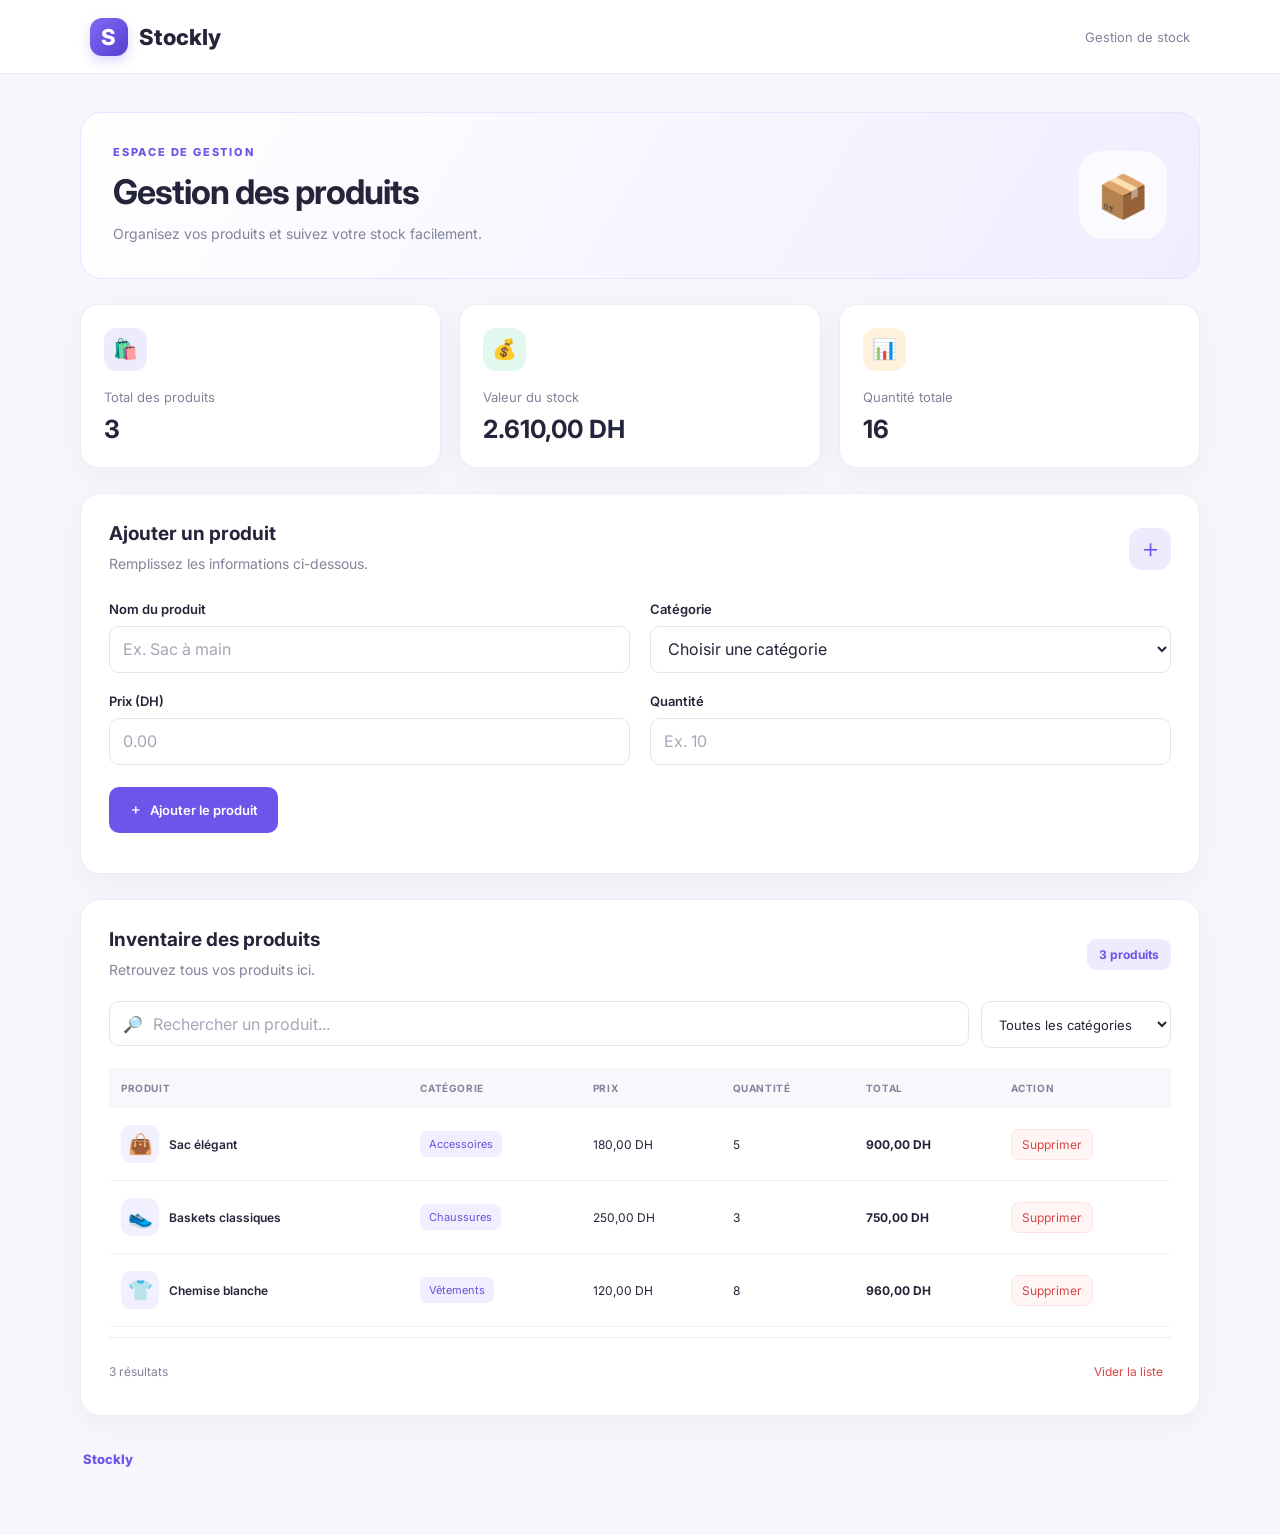
<file: index.html>
<!DOCTYPE html>
<html lang="fr">
<head>
  <meta charset="UTF-8">
  <meta name="viewport" content="width=device-width, initial-scale=1.0">
  <title>Stockly</title>
</head>
<body>
  <script>
    window.location.replace("produit.html");
  </script>
  <p><a href="produit.html">Ouvrir Stockly</a></p>
</body>
</html>
</file>
<file: produit.css>
@import url('https://fonts.googleapis.com/css2?family=Inter:wght@400;500;600;700;800&display=swap');

:root {
    --primary: #6c55e8;
    --primary-dark: #5540ce;
    --background: #f6f7fc;
    --surface: #ffffff;
    --text: #24243a;
    --muted: #81849b;
    --border: #ececf4;
    --green: #159b72;
    --orange: #e99a35;
    --shadow: 0 8px 30px rgba(39, 35, 90, 0.045);
}

* {
    box-sizing: border-box;
    margin: 0;
    padding: 0;
}

body {
    font-family: 'Inter', Arial, sans-serif;
    background: var(--background);
    color: var(--text);
    min-height: 100vh;
}

button, input, select {
    font: inherit;
}

.topbar {
    height: 74px;
    background: var(--surface);
    border-bottom: 1px solid var(--border);
    display: flex;
    justify-content: space-between;
    align-items: center;
    padding: 0 7%;
}

.logo {
    display: flex;
    align-items: center;
    gap: 11px;
    color: var(--text);
    font-weight: 800;
    font-size: 22px;
    text-decoration: none;
}

.logo-icon {
    width: 38px;
    height: 38px;
    display: grid;
    place-items: center;
    background: linear-gradient(135deg, #806af5, #5540ce);
    color: white;
    border-radius: 12px;
    box-shadow: 0 5px 12px #6c55e83b;
}

.header-label {
    color: var(--muted);
    font-size: 13px;
}

.container {
    width: min(1120px, 92%);
    margin: 38px auto;
}

.welcome {
    display: flex;
    justify-content: space-between;
    align-items: center;
    padding: 32px;
    margin-bottom: 25px;
    background: linear-gradient(120deg, #ffffff, #f0edff);
    border: 1px solid #e9e4ff;
    border-radius: 22px;
}

.eyebrow {
    color: var(--primary);
    font-size: 11px;
    font-weight: 800;
    letter-spacing: 1.8px;
    margin-bottom: 12px;
}

h1 {
    font-size: clamp(25px, 4vw, 34px);
    letter-spacing: -1px;
    margin-bottom: 10px;
}

.subtitle, .section-heading p {
    color: var(--muted);
    font-size: 14px;
    line-height: 1.7;
}

.welcome-icon {
    width: 88px;
    height: 88px;
    display: grid;
    place-items: center;
    border-radius: 24px;
    background: #ffffffb8;
    font-size: 42px;
}

.stats {
    display: grid;
    grid-template-columns: repeat(3, 1fr);
    gap: 18px;
    margin-bottom: 25px;
}

.stat-card {
    background: var(--surface);
    border: 1px solid var(--border);
    border-radius: 18px;
    padding: 23px;
    box-shadow: var(--shadow);
}

.stat-icon {
    width: 43px;
    height: 43px;
    display: grid;
    place-items: center;
    border-radius: 13px;
    font-size: 20px;
    margin-bottom: 18px;
}

.purple { background: #efebff; }
.green { background: #e2f8ef; }
.orange { background: #fff1dc; }

.stat-card p {
    color: var(--muted);
    font-size: 13px;
    margin-bottom: 9px;
}

.stat-card h2 {
    font-size: 25px;
    overflow-wrap: anywhere;
}

.panel {
    background: var(--surface);
    border: 1px solid var(--border);
    border-radius: 20px;
    padding: 28px;
    margin-bottom: 25px;
    box-shadow: var(--shadow);
}

.section-heading {
    display: flex;
    justify-content: space-between;
    align-items: center;
    gap: 12px;
    margin-bottom: 25px;
}

.section-heading h2 {
    font-size: 19px;
    margin-bottom: 7px;
}

.heading-icon {
    width: 42px;
    height: 42px;
    display: grid;
    place-items: center;
    background: #efebff;
    color: var(--primary);
    border-radius: 13px;
    font-size: 25px;
}

.form-grid {
    display: grid;
    grid-template-columns: repeat(2, minmax(0, 1fr));
    gap: 20px;
    margin-bottom: 22px;
}

.field {
    display: flex;
    flex-direction: column;
    gap: 9px;
}

.field label {
    font-size: 13px;
    font-weight: 600;
}

.field input, .field select, #filtreCategorie {
    width: 100%;
    height: 47px;
    border: 1px solid #e4e5ef;
    border-radius: 10px;
    padding: 0 13px;
    background: #fff;
    color: var(--text);
    outline: none;
    transition: border-color 0.2s, box-shadow 0.2s;
}

.field input:focus, .field select:focus,
.search-box:focus-within, #filtreCategorie:focus {
    border-color: var(--primary);
    box-shadow: 0 0 0 3px #6c55e817;
}

.field input::placeholder, .search-box input::placeholder {
    color: #a6a7b8;
}

.primary-button {
    min-height: 46px;
    display: inline-flex;
    align-items: center;
    justify-content: center;
    gap: 8px;
    padding: 0 20px;
    border: none;
    border-radius: 10px;
    background: var(--primary);
    color: white;
    font-weight: 600;
    font-size: 13px;
    cursor: pointer;
    transition: background 0.2s, transform 0.2s;
}

.primary-button:hover {
    background: var(--primary-dark);
    transform: translateY(-1px);
}

.message {
    margin-top: 12px;
    font-size: 13px;
    color: var(--green);
}

.inventory-heading {
    margin-bottom: 20px;
}

.product-count {
    padding: 8px 12px;
    background: #efebff;
    color: var(--primary);
    border-radius: 9px;
    font-size: 12px;
    font-weight: 700;
    white-space: nowrap;
}

.filters {
    display: flex;
    gap: 12px;
    margin-bottom: 20px;
}

.search-box {
    display: flex;
    align-items: center;
    gap: 10px;
    flex: 1;
    min-width: 0;
    height: 45px;
    border: 1px solid #e4e5ef;
    border-radius: 10px;
    padding: 0 13px;
}

.search-box input {
    width: 100%;
    min-width: 0;
    border: none;
    outline: none;
    background: transparent;
    color: var(--text);
}

#filtreCategorie {
    width: auto;
    min-width: 190px;
    font-size: 13px;
}

.table-wrapper {
    width: 100%;
    overflow-x: auto;
}

table {
    width: 100%;
    border-collapse: collapse;
    text-align: left;
}

thead {
    background: #f8f8fc;
}

th {
    padding: 14px 12px;
    color: var(--muted);
    font-size: 10px;
    letter-spacing: 0.6px;
    white-space: nowrap;
}

td {
    padding: 17px 12px;
    border-bottom: 1px solid #f0f0f6;
    font-size: 12px;
    white-space: nowrap;
}

.product-name {
    display: flex;
    align-items: center;
    gap: 10px;
    font-weight: 600;
}

.product-emoji {
    width: 38px;
    height: 38px;
    display: grid;
    place-items: center;
    background: #f2efff;
    border-radius: 11px;
    font-size: 20px;
}

.category-badge {
    display: inline-block;
    padding: 6px 9px;
    background: #f1efff;
    color: #6852d8;
    border-radius: 7px;
    font-size: 11px;
}

.total-price {
    font-weight: 700;
}

.delete-button {
    border: 1px solid #ffe1e1;
    background: #fff5f5;
    color: #d74747;
    border-radius: 8px;
    padding: 7px 10px;
    cursor: pointer;
    font-size: 12px;
}

.delete-button:hover {
    background: #ffe8e8;
}

.empty-state {
    padding: 35px 12px;
    text-align: center;
}

.empty-state > div {
    font-size: 36px;
    margin-bottom: 12px;
}

.empty-state h3 {
    font-size: 15px;
    margin-bottom: 8px;
}

.empty-state p {
    color: var(--muted);
    font-size: 12px;
    line-height: 1.7;
}

.inventory-footer {
    border-top: 1px solid var(--border);
    padding-top: 18px;
    margin-top: 10px;
    display: flex;
    justify-content: space-between;
    align-items: center;
    gap: 12px;
}

#resultats {
    color: var(--muted);
    font-size: 12px;
}

.clear-button {
    border: none;
    background: transparent;
    color: #d74747;
    font-size: 12px;
    cursor: pointer;
    padding: 8px;
}

.clear-button:hover {
    text-decoration: underline;
}

footer {
    display: flex;
    justify-content: space-between;
    gap: 12px;
    color: var(--muted);
    font-size: 11px;
    padding: 10px 3px 30px;
}

.footer-logo {
    font-weight: 800;
    color: var(--primary);
    font-size: 13px;
}

@media (max-width: 700px) {
    .topbar {
        padding: 0 5%;
    }

    .container {
        width: 94%;
        margin-top: 22px;
    }

    .welcome {
        padding: 23px;
    }

    .welcome-icon {
        width: 58px;
        height: 58px;
        font-size: 29px;
        border-radius: 17px;
    }

    .stats {
        grid-template-columns: 1fr;
        gap: 12px;
    }

    .stat-card {
        padding: 18px;
    }

    .stat-icon {
        margin-bottom: 12px;
    }

    .panel {
        padding: 20px 15px;
    }

    .form-grid {
        grid-template-columns: 1fr;
        gap: 16px;
    }

    .filters {
        flex-direction: column;
    }

    #filtreCategorie {
        width: 100%;
        min-width: 0;
        height: 45px;
    }

    .inventory-heading {
        align-items: flex-start;
    }

    footer {
        flex-direction: column;
    }
}
</file>
